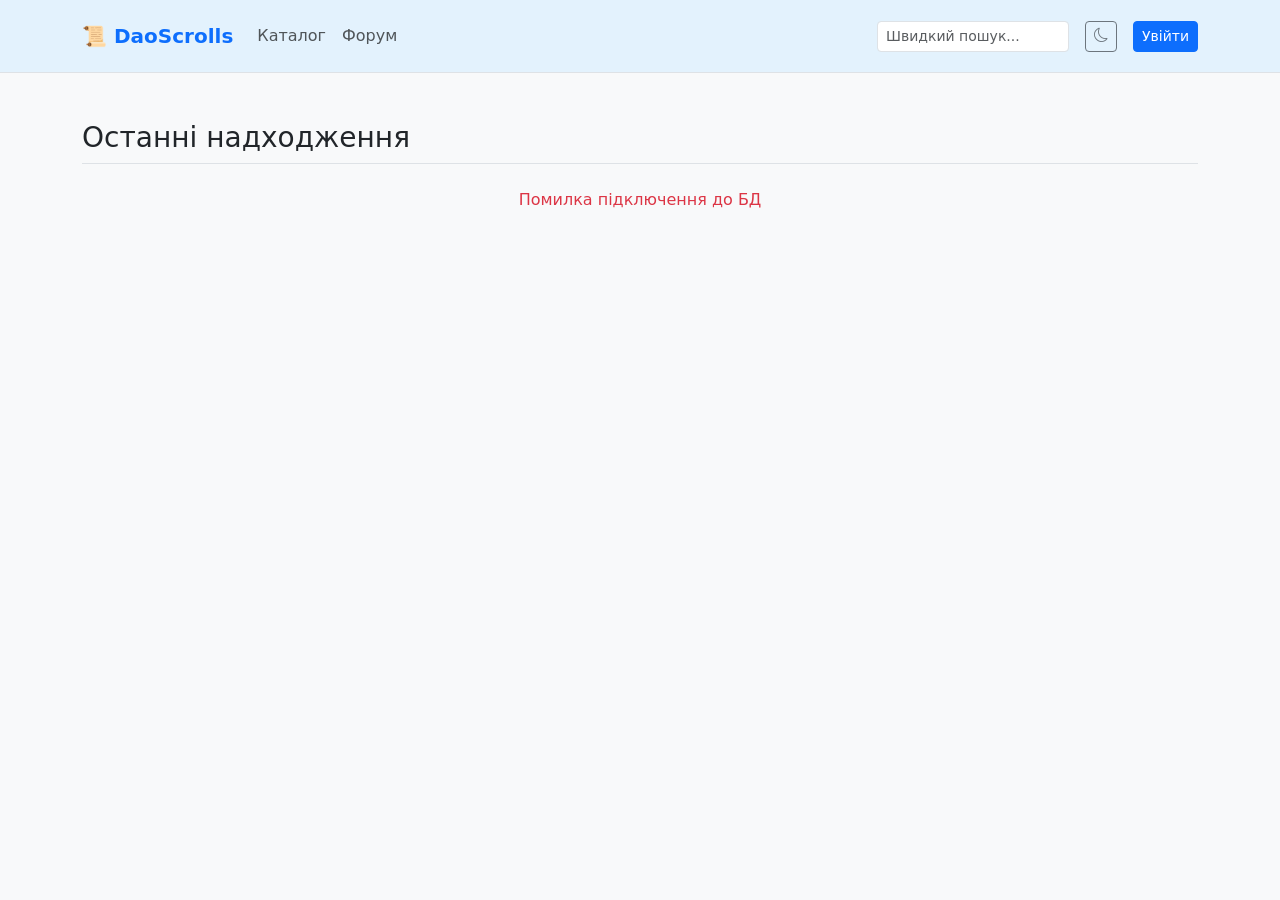
<file: core/core/target/classes/static/index.html>
<!DOCTYPE html>
<html lang="uk" data-theme="light">
<head>
  <meta charset="UTF-8">
  <meta name="viewport" content="width=device-width, initial-scale=1.0">
  <title>DaoScrolls - Головна</title>
  <link href="https://cdn.jsdelivr.net/npm/bootstrap@5.3.0/dist/css/bootstrap.min.css" rel="stylesheet">
  <link rel="stylesheet" href="https://cdn.jsdelivr.net/npm/bootstrap-icons@1.11.1/font/bootstrap-icons.css">
  <link rel="stylesheet" href="css/style.css">
</head>
<body>

<nav class="navbar navbar-expand-lg border-bottom p-3" style="background-color: var(--navbar-bg);">
  <div class="container">
    <a class="navbar-brand fw-bold text-primary" href="index.html">📜 DaoScrolls</a>
    <button class="navbar-toggler" type="button" data-bs-toggle="collapse" data-bs-target="#navbarNav">
      <span class="navbar-toggler-icon"></span>
    </button>
    <div class="collapse navbar-collapse" id="navbarNav">
      <ul class="navbar-nav me-auto">
        <li class="nav-item"><a class="nav-link" href="catalog.html">Каталог</a></li>
        <li class="nav-item"><a class="nav-link" href="#">Форум</a></li>
      </ul>
      <div class="d-flex align-items-center">
        <input type="text" id="simpleSearchInput" class="form-control form-control-sm me-3" placeholder="Швидкий пошук...">
        <button class="btn btn-outline-secondary btn-sm me-3" onclick="toggleTheme()"><i class="bi bi-moon"></i></button>
        <a class="btn btn-primary btn-sm" href="auth.html">Увійти</a>
      </div>
    </div>
  </div>
</nav>

<div class="container mt-5 mb-5">

  <h3 class="mb-4 border-bottom pb-2">Останні надходження</h3>

  <div class="row g-4" id="simpleGrid">
    <div class="col-12 text-center text-muted" id="loadingText">Завантаження даних з сервера...</div>
  </div>

</div>

<script src="https://cdn.jsdelivr.net/npm/bootstrap@5.3.0/dist/js/bootstrap.bundle.min.js"></script>
<script src="js/main.js"></script>
<script>
  window.onload = async () => {
    try {
      const res = await fetch("http://localhost:8081/api/novels");
      const novels = await res.json();

      const grid = document.getElementById('simpleGrid');
      grid.innerHTML = ''; // Очищаємо текст завантаження

      // Виводимо тільки перші 8 штук для головної
      novels.slice(0, 8).forEach(n => {
        const img = n.coverUrl || `https://picsum.photos/seed/dao${n.id}/300/400`;

        grid.innerHTML += `
                        <div class="col-lg-3 col-md-4 col-sm-6">
                            <div class="simple-card h-100">
                                <img src="${img}" class="card-img-top" alt="Cover">
                                <div class="card-body">
                                    <span class="badge bg-secondary mb-2">${n.genre}</span>
                                    <h6 class="fw-bold">${n.title}</h6>
                                    <p class="small text-muted mb-3">Автор: ${n.author ? n.author.username : 'Admin'}</p>
                                    <a href="novel.html?id=${n.id}" class="btn btn-outline-primary w-100 btn-sm">Читати</a>
                                </div>
                            </div>
                        </div>
                    `;
      });
    } catch (e) {
      document.getElementById('loadingText').innerHTML = "<span class='text-danger'>Помилка підключення до БД</span>";
    }
  };
</script>
</body>
</html>
</file>
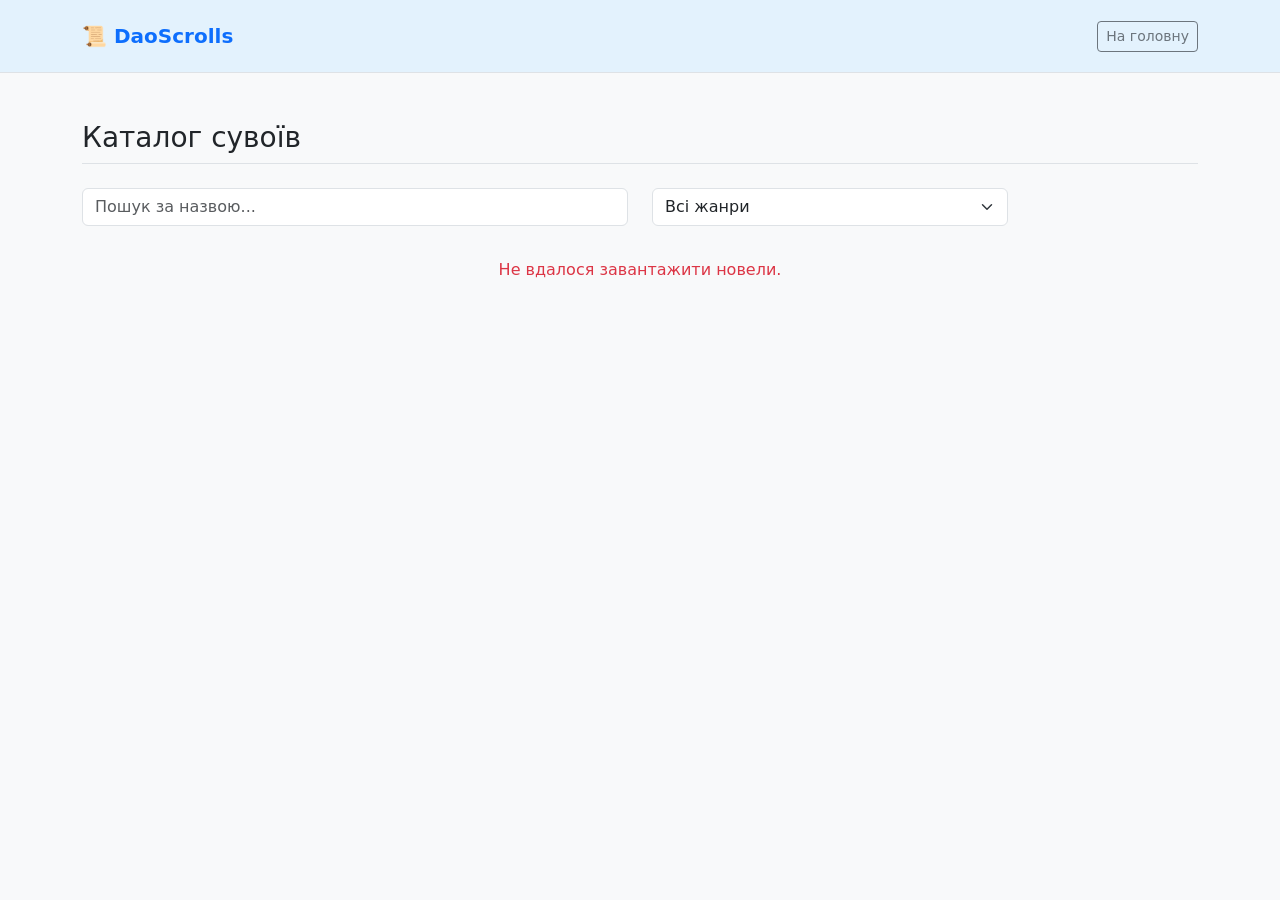
<file: core/core/target/classes/static/catalog.html>
<!DOCTYPE html>
<html lang="uk" data-theme="light">
<head>
    <meta charset="UTF-8">
    <meta name="viewport" content="width=device-width, initial-scale=1.0">
    <title>Каталог - DaoScrolls</title>
    <link href="https://cdn.jsdelivr.net/npm/bootstrap@5.3.0/dist/css/bootstrap.min.css" rel="stylesheet">
    <link rel="stylesheet" href="css/style.css">
</head>
<body>
<nav class="navbar navbar-expand-lg border-bottom p-3" style="background-color: var(--navbar-bg);">
    <div class="container">
        <a class="navbar-brand fw-bold text-primary" href="index.html">📜 DaoScrolls</a>
        <div class="ms-auto">
            <a href="index.html" class="btn btn-outline-secondary btn-sm">На головну</a>
        </div>
    </div>
</nav>

<div class="container mt-5 mb-5">
    <h3 class="mb-4 border-bottom pb-2">Каталог сувоїв</h3>

    <div class="row mb-4">
        <div class="col-md-6 mb-2">
            <input type="text" id="searchInput" class="form-control" placeholder="Пошук за назвою...">
        </div>
        <div class="col-md-4 mb-2">
            <select id="genreFilter" class="form-select">
                <option value="All">Всі жанри</option>
                <option value="Xianxia">Xianxia</option>
                <option value="Wuxia">Wuxia</option>
                <option value="LitRPG">LitRPG</option>
                <option value="Xuanhuan">Xuanhuan</option>
            </select>
        </div>
    </div>

    <div class="row g-4" id="novelGrid">
        <div class="col-12 text-center text-muted">Завантаження бази даних...</div>
    </div>
</div>

<script src="js/main.js"></script>
<script>
    // Ось тут JS код надійно захований у тегах <script>, тому він виконається, а не вилізе на екран!
    const API_URL = "http://localhost:8081/api/novels";
    const searchInput = document.getElementById('searchInput');
    const genreFilter = document.getElementById('genreFilter');
    const novelGrid = document.getElementById('novelGrid');

    let allNovelsCache = [];

    window.onload = async () => {
        try {
            const response = await fetch(API_URL);
            if (!response.ok) throw new Error('Помилка сервера');
            allNovelsCache = await response.json();
            applyFilters();
        } catch (error) {
            novelGrid.innerHTML = `<div class="col-12 text-center text-danger">Не вдалося завантажити новели.</div>`;
        }
    };

    searchInput.addEventListener('input', applyFilters);
    genreFilter.addEventListener('change', applyFilters);

    function applyFilters() {
        const query = searchInput.value.trim().toLowerCase();
        const selectedGenre = genreFilter.value;

        const filtered = allNovelsCache.filter(n => {
            const matchGenre = selectedGenre === 'All' || n.genre === selectedGenre;
            const matchTitle = n.title.toLowerCase().includes(query);
            return matchGenre && matchTitle;
        });
        renderNovels(filtered);
    }

    function renderNovels(novels) {
        novelGrid.innerHTML = '';

        if (novels.length === 0) {
            novelGrid.innerHTML = `<div class="col-12 text-center mt-4">Нічого не знайдено.</div>`;
            return;
        }

        novels.forEach(novel => {
            const img = novel.coverUrl || `https://picsum.photos/seed/dao${novel.id}/300/400`;
            const card = `
                    <div class="col-lg-3 col-md-4 col-sm-6 mb-4">
                        <div class="simple-card h-100">
                            <img src="${img}" class="card-img-top" alt="Cover">
                            <div class="card-body d-flex flex-column">
                                <span class="badge bg-primary mb-2" style="width: fit-content;">${novel.genre}</span>
                                <h6 class="fw-bold">${novel.title}</h6>
                                <div class="mt-auto pt-3">
                                    <a href="novel.html?id=${novel.id}" class="btn btn-outline-primary btn-sm w-100">Перейти</a>
                                </div>
                            </div>
                        </div>
                    </div>
                `;
            novelGrid.insertAdjacentHTML('beforeend', card);
        });
    }
</script>
</body>
</html>
</file>
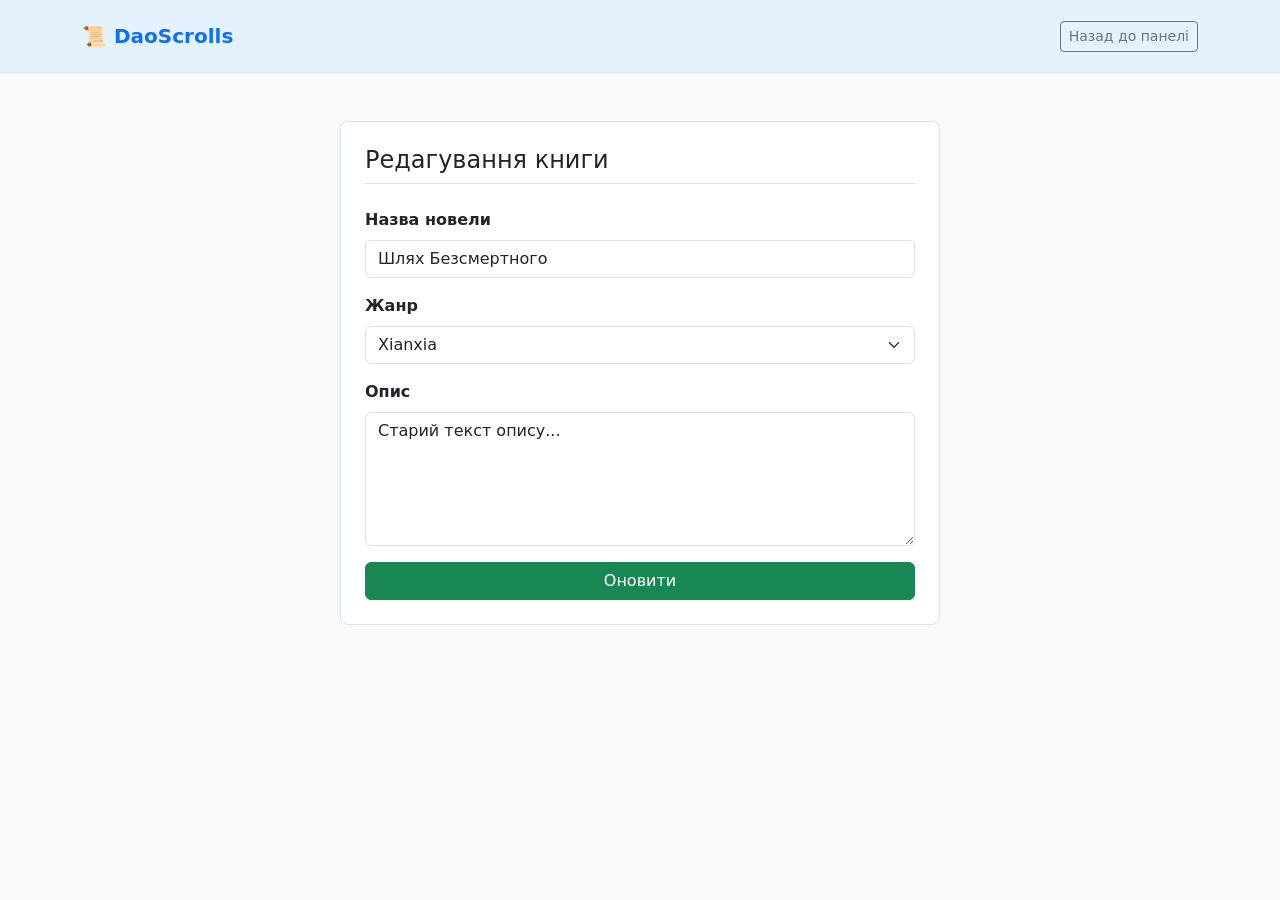
<file: core/core/target/classes/static/edit-novel.html>
<!DOCTYPE html>
<html lang="uk" data-theme="light">
<head>
  <meta charset="UTF-8">
  <meta name="viewport" content="width=device-width, initial-scale=1.0">
  <title>Редагувати новелу - DaoScrolls</title>
  <link href="https://cdn.jsdelivr.net/npm/bootstrap@5.3.0/dist/css/bootstrap.min.css" rel="stylesheet">
  <link rel="stylesheet" href="css/style.css">
</head>
<body>
<nav class="navbar navbar-expand-lg border-bottom p-3" style="background-color: var(--navbar-bg);">
  <div class="container">
    <a class="navbar-brand fw-bold text-primary" href="index.html">📜 DaoScrolls</a>
    <a href="author-panel.html" class="btn btn-outline-secondary btn-sm">Назад до панелі</a>
  </div>
</nav>

<div class="container mt-5 mb-5">
  <div class="card simple-card p-4 mx-auto" style="max-width: 600px;">
    <h4 class="mb-4 border-bottom pb-2">Редагування книги</h4>

    <form onsubmit="alert('Зміни збережено!'); window.location.href='author-panel.html'; return false;">
      <div class="mb-3">
        <label class="form-label fw-bold">Назва новели</label>
        <input type="text" class="form-control" value="Шлях Безсмертного" required>
      </div>
      <div class="mb-3">
        <label class="form-label fw-bold">Жанр</label>
        <select class="form-select" required>
          <option value="Xianxia" selected>Xianxia</option>
          <option value="Wuxia">Wuxia</option>
        </select>
      </div>
      <div class="mb-3">
        <label class="form-label fw-bold">Опис</label>
        <textarea class="form-control" rows="5" required>Старий текст опису...</textarea>
      </div>
      <button type="submit" class="btn btn-success w-100">Оновити</button>
    </form>
  </div>
</div>
<script src="js/main.js"></script>
</body>
</html>
</file>
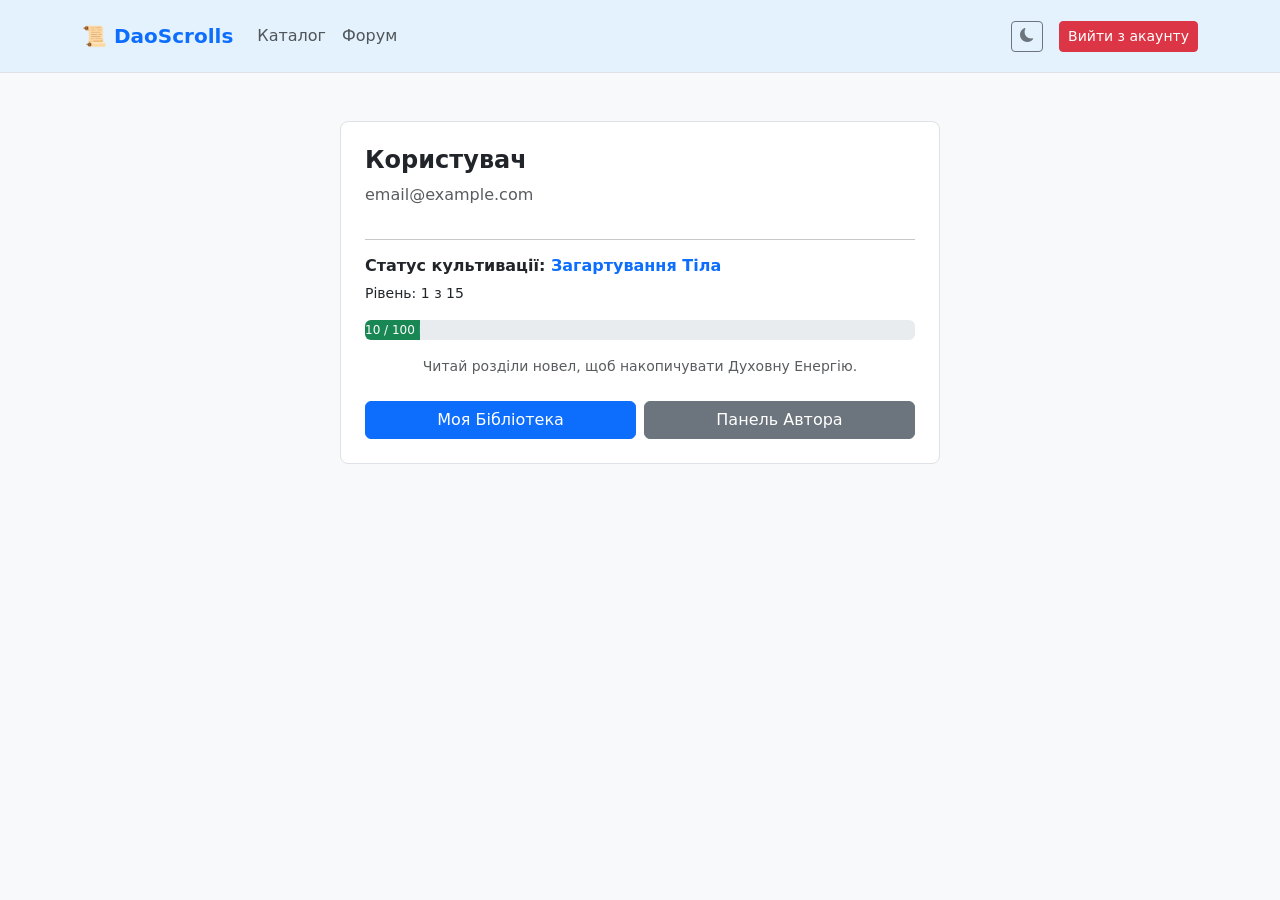
<file: core/core/target/classes/static/profile.html>
<!DOCTYPE html>
<html lang="uk" data-theme="light">
<head>
    <meta charset="UTF-8">
    <meta name="viewport" content="width=device-width, initial-scale=1.0">
    <title>Мій Профіль - DaoScrolls</title>
    <link href="https://cdn.jsdelivr.net/npm/bootstrap@5.3.0/dist/css/bootstrap.min.css" rel="stylesheet">
    <link rel="stylesheet" href="https://cdn.jsdelivr.net/npm/bootstrap-icons@1.11.1/font/bootstrap-icons.css">
    <link rel="stylesheet" href="css/style.css">
</head>
<body>
<nav class="navbar navbar-expand-lg border-bottom p-3" style="background-color: var(--navbar-bg);">
    <div class="container">
        <a class="navbar-brand fw-bold text-primary" href="index.html">📜 DaoScrolls</a>
        <button class="navbar-toggler" type="button" data-bs-toggle="collapse" data-bs-target="#navbarNav">
            <span class="navbar-toggler-icon"></span>
        </button>
        <div class="collapse navbar-collapse" id="navbarNav">
            <ul class="navbar-nav me-auto">
                <li class="nav-item"><a class="nav-link" href="catalog.html">Каталог</a></li>
                <li class="nav-item"><a class="nav-link" href="#">Форум</a></li>
            </ul>
            <div class="d-flex align-items-center">
                <button class="btn btn-outline-secondary btn-sm me-3" onclick="toggleTheme()" title="Змінити тему">
                    <i class="bi bi-moon-fill"></i>
                </button>
                <button class="btn btn-danger btn-sm" onclick="logout()">Вийти з акаунту</button>
            </div>
        </div>
    </div>
</nav>

<div class="container mt-5">
    <div class="card p-4 simple-card mx-auto" style="max-width: 600px;">
        <h4 class="fw-bold" id="userName">Користувач</h4>
        <p class="text-muted" id="userEmail">email@example.com</p>
        <hr>

        <h6 class="fw-bold">Статус культивації: <span class="text-primary" id="rankName">Загартування Тіла</span></h6>
        <p class="small">Рівень: <span id="userLevel">1</span> з 15</p>

        <div class="progress mb-3" style="height: 20px;">
            <div id="expBar" class="progress-bar bg-success" role="progressbar" style="width: 10%;">10 / 100 Ци</div>
        </div>
        <p class="small text-muted text-center mb-4">Читай розділи новел, щоб накопичувати Духовну Енергію.</p>

        <div class="row g-2">
            <div class="col-6">
                <a href="library.html" class="btn btn-primary w-100">Моя Бібліотека</a>
            </div>
            <div class="col-6">
                <a href="author-panel.html" class="btn btn-secondary w-100">Панель Автора</a>
            </div>
        </div>
    </div>
</div>

<script src="https://cdn.jsdelivr.net/npm/bootstrap@5.3.0/dist/js/bootstrap.bundle.min.js"></script>
<script src="js/main.js"></script>
</body>
</html>
</file>
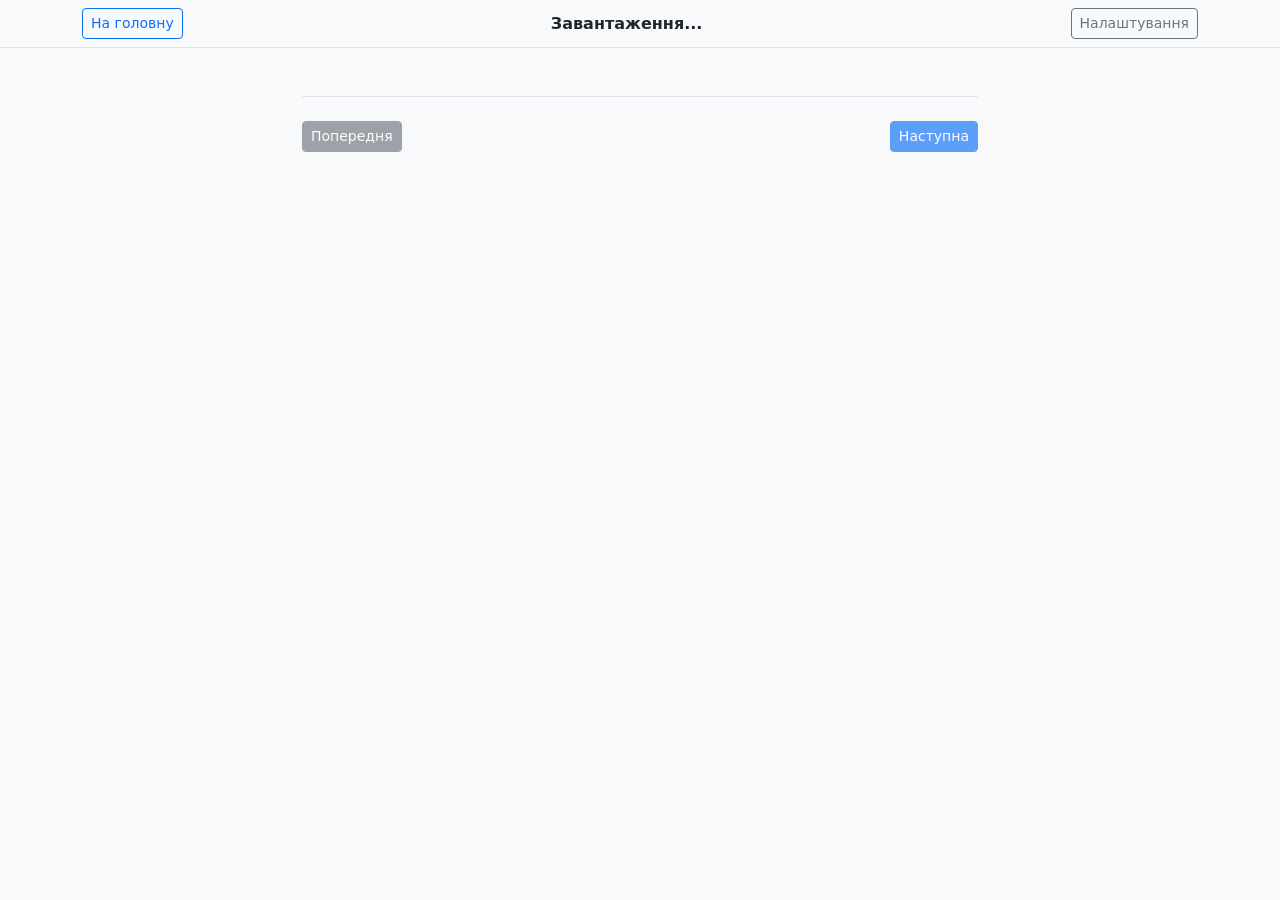
<file: core/core/target/classes/static/read.html>
<!DOCTYPE html>
<html lang="uk" data-theme="light">
<head>
    <meta charset="UTF-8">
    <title>Читання - DaoScrolls</title>
    <link href="https://cdn.jsdelivr.net/npm/bootstrap@5.3.0/dist/css/bootstrap.min.css" rel="stylesheet">
    <link rel="stylesheet" href="css/style.css">
</head>
<body>
<nav class="navbar navbar-light bg-light border-bottom p-2">
    <div class="container">
        <a href="index.html" class="btn btn-outline-primary btn-sm">На головну</a>
        <span id="headerTitle" class="fw-bold">Завантаження...</span>
        <button class="btn btn-sm btn-outline-secondary" data-bs-toggle="offcanvas" data-bs-target="#settings">Налаштування</button>
    </div>
</nav>

<div class="container mt-5" style="max-width: 700px;">
    <div id="chapterContent" class="fs-5" style="line-height: 1.6; text-align: justify;">
    </div>

    <div class="d-flex justify-content-between mt-5 pb-5 border-top pt-4">
        <a href="#" id="prevBtn" class="btn btn-secondary btn-sm disabled">Попередня</a>
        <a href="#" id="nextBtn" class="btn btn-primary btn-sm disabled">Наступна</a>
    </div>
</div>

<div class="offcanvas offcanvas-end" id="settings">
    <div class="offcanvas-header border-bottom">
        <h5 class="offcanvas-title">Вигляд тексту</h5>
        <button type="button" class="btn-close" data-bs-dismiss="offcanvas"></button>
    </div>
    <div class="offcanvas-body">
        <button class="btn btn-outline-dark w-100 mb-3" onclick="toggleTheme()">Змінити тему</button>
        <p class="small text-muted">Використовуйте стандартні налаштування браузера для масштабування.</p>
    </div>
</div>

<script src="https://cdn.jsdelivr.net/npm/bootstrap@5.3.0/dist/js/bootstrap.bundle.min.js"></script>
<script src="js/main.js"></script>
</body>
</html>
</file>
<file: core/core/target/classes/static/css/style.css>
/* Базові змінні для тем */
:root[data-theme="light"] {
    --bg-color: #f8f9fa;
    --text-color: #212529;
    --card-bg: #ffffff;
    --navbar-bg: #e3f2fd;
    --border-color: #dee2e6;
}

:root[data-theme="dark"] {
    --bg-color: #121212;
    --text-color: #e0e0e0;
    --card-bg: #1e1e1e;
    --navbar-bg: #1f1f1f;
    --border-color: #333333;
}

body {
    background-color: var(--bg-color);
    color: var(--text-color);
    transition: background-color 0.3s, color 0.3s;
}

/* Проста стилізація карток без складних ефектів */
.simple-card {
    background-color: var(--card-bg);
    border: 1px solid var(--border-color);
    border-radius: 8px;
    transition: transform 0.2s;
}

.simple-card:hover {
    transform: translateY(-5px);
    box-shadow: 0 4px 8px rgba(0,0,0,0.2);
}

.card-img-top {
    height: 300px;
    object-fit: cover;
    border-top-left-radius: 8px;
    border-top-right-radius: 8px;
}
</file>
